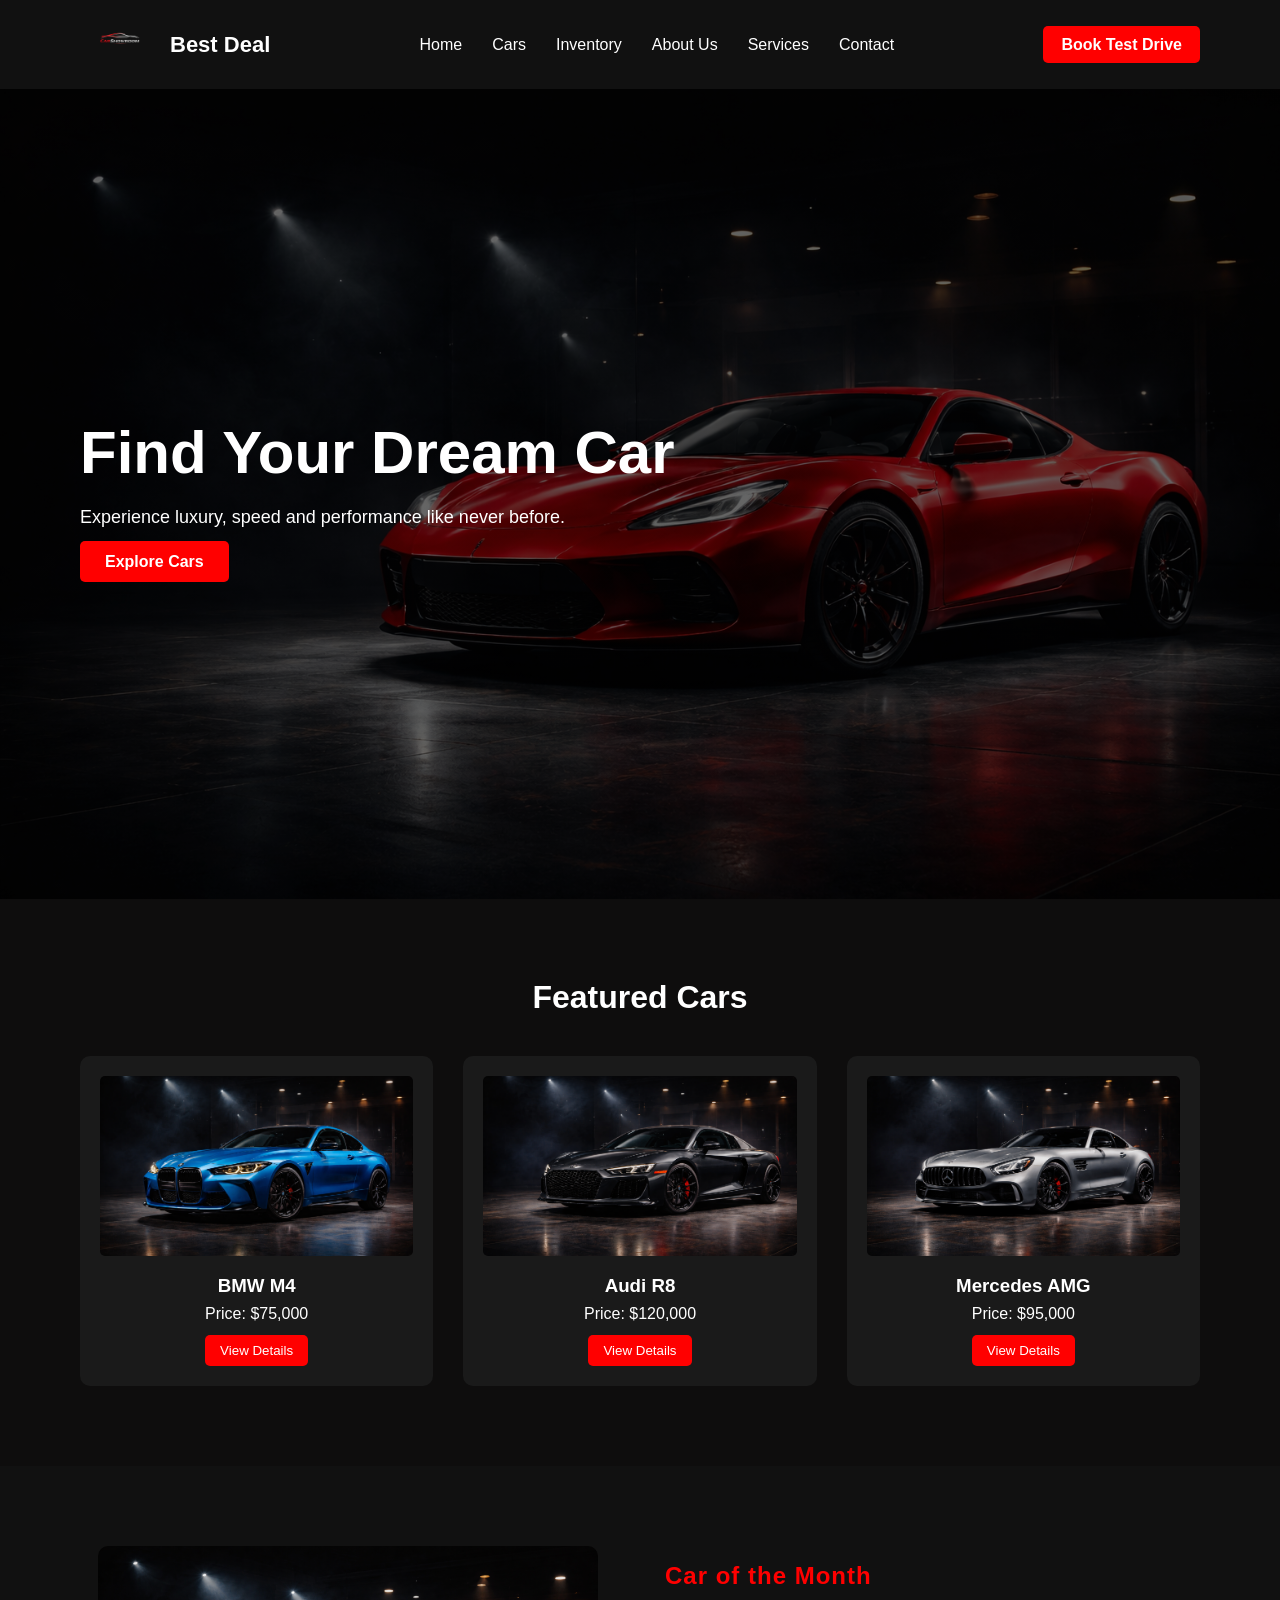
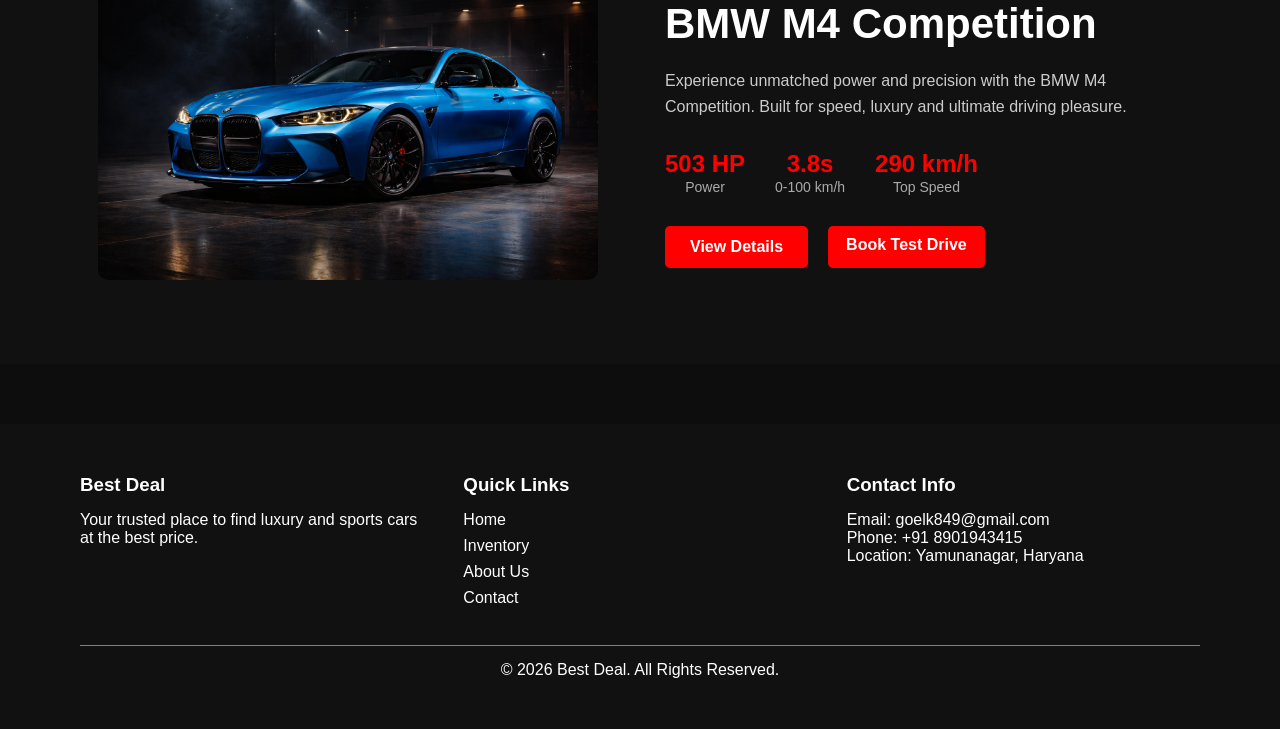
<file: index.html>
<!DOCTYPE html>
<html lang="en">

<head>
    <meta charset="UTF-8">
    <meta name="viewport" content="width=device-width, initial-scale=1.0">
    <title>Best Deal - Luxury Car Dealership</title>
    <link rel="stylesheet" href="css/style.css">
</head>

<body>

    <!-- ================= NAVBAR ================= -->
    <nav class="navbar">
        <div class="logo">
            <a href="index.html">
                <img src="images/logo.png" alt="Best Deal Logo">
            </a>
            <span>Best Deal</span>
        </div>

        <ul class="nav-links">
            <li><a href="index.html" class="active">Home</a></li>
            <li><a href="cars.html">Cars</a></li>
            <li><a href="inventory.html">Inventory</a></li>
            <li><a href="about_us.html">About Us</a></li>
            <li><a href="services.html">Services</a></li>
            <li><a href="contact.html">Contact</a></li>
        </ul>

        <div class="nav-btn">
            <a href="test_drive.html" class="btn">Book Test Drive</a>
        </div>
    </nav>

    <!-- ================= HERO SECTION ================= -->
    <section class="hero">
        <div class="hero-content">
            <h1>Find Your Dream Car</h1>
            <p>Experience luxury, speed and performance like never before.</p>
            <a href="inventory.html" class="hero-btn">Explore Cars</a>
        </div>
    </section>

    <!-- ================= FEATURED CARS ================= -->
    <section class="showcase">
        <h2>Featured Cars</h2>

        <div class="cars">

            <div class="car">
                <img src="images/car1.png" alt="BMW M4">
                <h3>BMW M4</h3>
                <p>Price: $75,000</p>
                <button>View Details</button>
            </div>

            <div class="car">
                <img src="images/car2.png" alt="Audi R8">
                <h3>Audi R8</h3>
                <p>Price: $120,000</p>
                <button>View Details</button>
            </div>

            <div class="car">
                <img src="images/car3.png" alt="Mercedes AMG">
                <h3>Mercedes AMG</h3>
                <p>Price: $95,000</p>
                <button>View Details</button>
            </div>

        </div>

    </section>
    <!-- ================= CAR OF THE MONTH ================= -->
    <section class="featured-car">

        <div class="featured-container">

            <!-- Left Side Image -->
            <div class="featured-image">
                <img src="images/car1.png" alt="BMW M4 Competition">
            </div>

            <!-- Right Side Content -->
            <div class="featured-content">
                <h2>Car of the Month</h2>
                <h1>BMW M4 Competition</h1>

                <p>
                    Experience unmatched power and precision with the BMW M4 Competition.
                    Built for speed, luxury and ultimate driving pleasure.
                </p>

                <!-- Specs -->
                <div class="car-specs">
                    <div class="spec">
                        <h3>503 HP</h3>
                        <span>Power</span>
                    </div>

                    <div class="spec">
                        <h3>3.8s</h3>
                        <span>0-100 km/h</span>
                    </div>

                    <div class="spec">
                        <h3>290 km/h</h3>
                        <span>Top Speed</span>
                    </div>
                </div>

                <!-- Buttons -->
                <div class="featured-buttons">
                    <a href="#" class="hero-btn">View Details</a>
                    <a href="test_drive.html" class="btn">Book Test Drive</a>
                </div>

            </div>

        </div>

    </section>


    <!-- ================= FOOTER ================= -->
    <footer>
        <div class="footer-container">

            <div class="footer-section">
                <h3>Best Deal</h3>
                <p>Your trusted place to find luxury and sports cars at the best price.</p>
            </div>

            <div class="footer-section">
                <h3>Quick Links</h3>
                <ul>
                    <li><a href="index.html">Home</a></li>
                    <li><a href="inventory.html">Inventory</a></li>
                    <li><a href="about_us.html">About Us</a></li>
                    <li><a href="contact.html">Contact</a></li>
                </ul>
            </div>

            <div class="footer-section">
                <h3>Contact Info</h3>
                <p>Email: goelk849@gmail.com</p>
                <p>Phone: +91 8901943415</p>
                <p>Location: Yamunanagar, Haryana</p>
            </div>

        </div>

        <div class="footer-bottom">
            © 2026 Best Deal. All Rights Reserved.
        </div>
    </footer>

</body>

</html>
</file>
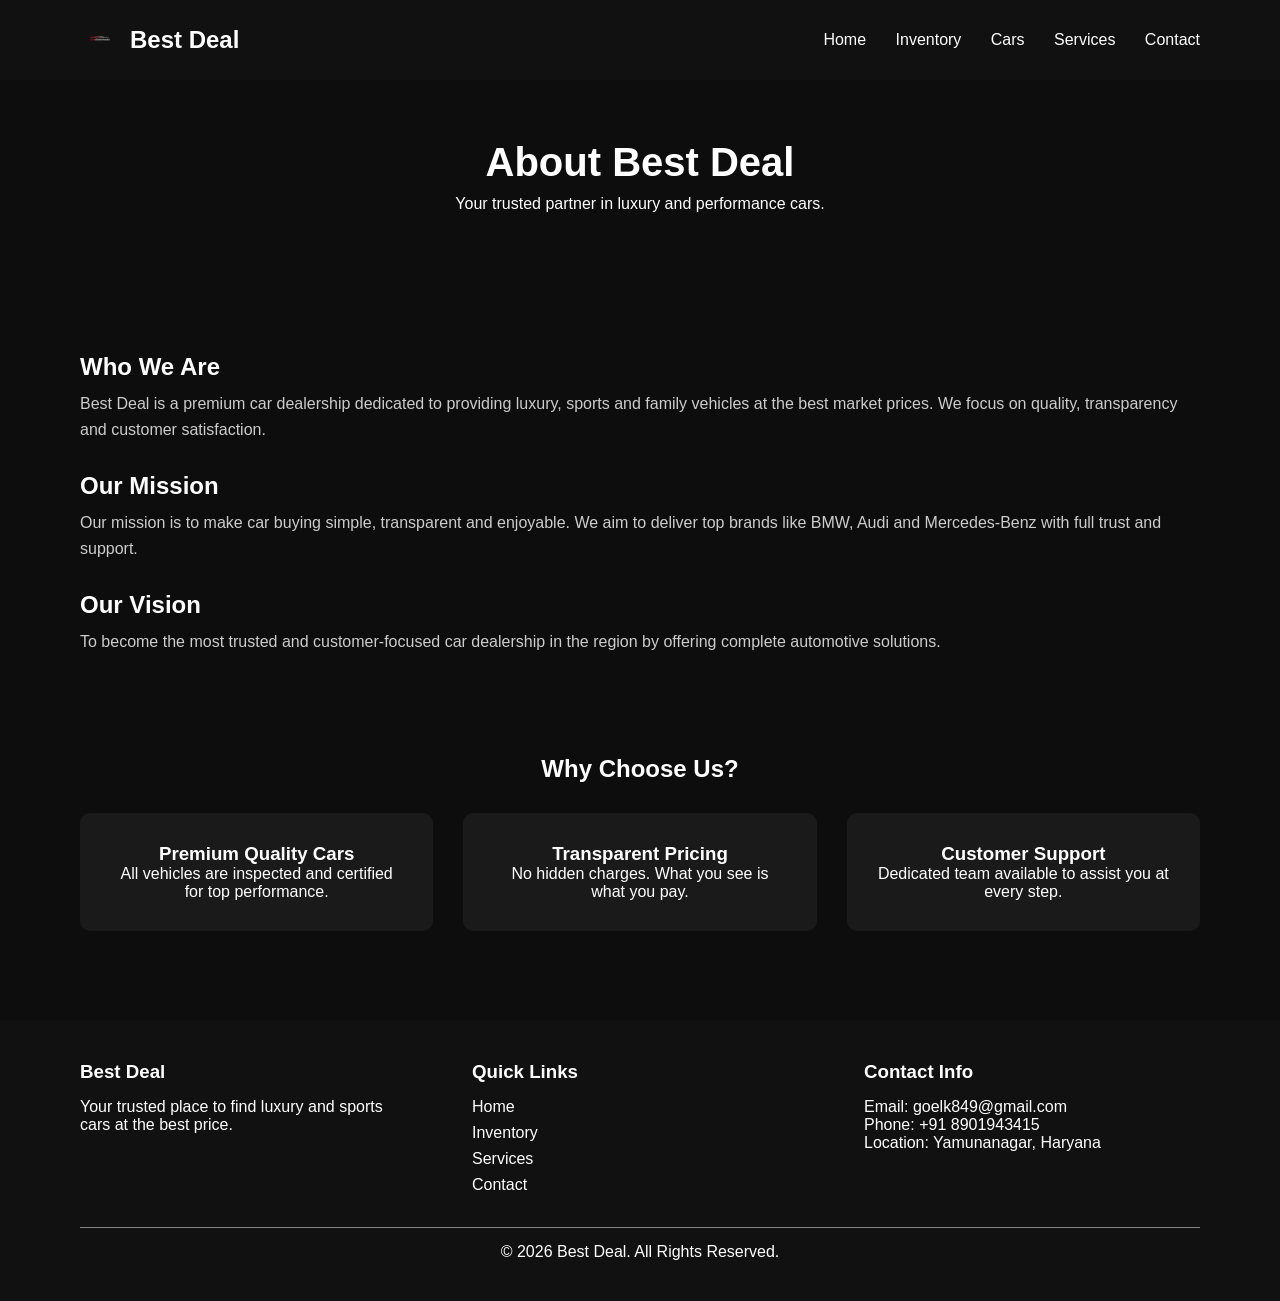
<file: About_us.html>
<!DOCTYPE html>
<html lang="en">

<head>
    <meta charset="UTF-8">
    <title>About Us - Best Deal</title>
    <link rel="stylesheet" href="css/about.css">
</head>

<body>

    <!-- Navbar -->
    <nav>
        <div class="logo">
            <img src="images/logo.png" alt="Best Deal Logo">
            <h2>Best Deal</h2>
        </div>

        <div class="nav-links">
            <a href="index.html">Home</a>
            <a href="inventory.html">Inventory</a>
            <a href="cars.html">Cars</a>
            <a href="services.html">Services</a>
            <a href="contact.html">Contact</a>
        </div>
    </nav>

    <!-- Page Header -->
    <section class="page-header">
        <h1>About Best Deal</h1>
        <p>Your trusted partner in luxury and performance cars.</p>
    </section>

    <!-- About Section -->
    <section class="about-container">

        <div class="about-text">
            <h2>Who We Are</h2>
            <p>
                Best Deal is a premium car dealership dedicated to providing luxury,
                sports and family vehicles at the best market prices.
                We focus on quality, transparency and customer satisfaction.
            </p>

            <h2>Our Mission</h2>
            <p>
                Our mission is to make car buying simple, transparent and enjoyable.
                We aim to deliver top brands like
                BMW, Audi and Mercedes-Benz with full trust and support.
            </p>

            <h2>Our Vision</h2>
            <p>
                To become the most trusted and customer-focused car dealership
                in the region by offering complete automotive solutions.
            </p>
        </div>

    </section>

    <!-- Why Choose Us -->
    <section class="why-us">
        <h2>Why Choose Us?</h2>

        <div class="features">

            <div class="feature-box">
                <h3>Premium Quality Cars</h3>
                <p>All vehicles are inspected and certified for top performance.</p>
            </div>

            <div class="feature-box">
                <h3>Transparent Pricing</h3>
                <p>No hidden charges. What you see is what you pay.</p>
            </div>

            <div class="feature-box">
                <h3>Customer Support</h3>
                <p>Dedicated team available to assist you at every step.</p>
            </div>

        </div>
    </section>

    <!-- Footer -->
    <footer>
        <div class="footer-container">

            <div class="footer-section">
                <h3>Best Deal</h3>
                <p>Your trusted place to find luxury and sports cars at the best price.</p>
            </div>

            <div class="footer-section">
                <h3>Quick Links</h3>
                <ul>
                    <li><a href="index.html">Home</a></li>
                    <li><a href="inventory.html">Inventory</a></li>
                    <li><a href="services.html">Services</a></li>
                    <li><a href="contact.html">Contact</a></li>
                </ul>
            </div>

            <div class="footer-section">
                <h3>Contact Info</h3>
                <p>Email: goelk849@gmail.com</p>
                <p>Phone: +91 8901943415</p>
                <p>Location: Yamunanagar, Haryana</p>
            </div>

        </div>

        <div class="footer-bottom">
            © 2026 Best Deal. All Rights Reserved.
        </div>
    </footer>

</body>

</html>
</file>
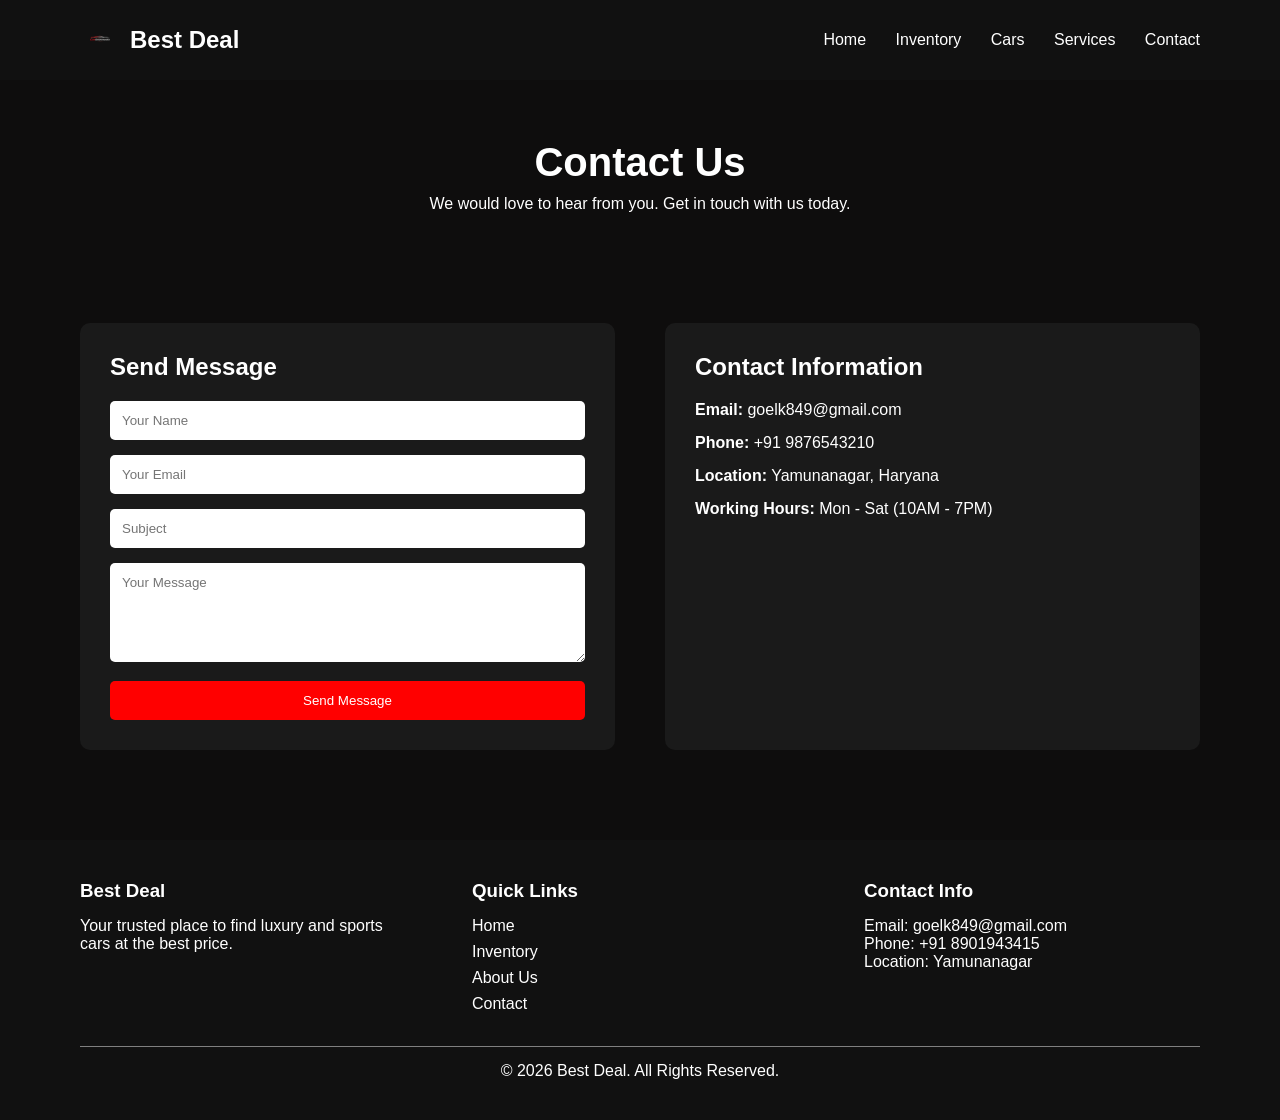
<file: contact.html>
<!DOCTYPE html>
<html lang="en">

<head>
    <meta charset="UTF-8">
    <title>Contact Us - Best Deal</title>
    <link rel="stylesheet" href="css/contact.css">
</head>

<body>

    <!-- Navbar -->
    <nav>
        <div class="logo">
            <img src="images/logo.png" alt="Best Deal Logo">
            <h2>Best Deal</h2>
        </div>

        <div class="nav-links">
            <a href="index.html">Home</a>
            <a href="inventory.html">Inventory</a>
            <a href="cars.html">Cars</a>
            <a href="services.html">Services</a>
            <a href="contact.html">Contact</a>
        </div>
    </nav>

    <!-- Page Header -->
    <section class="page-header">
        <h1>Contact Us</h1>
        <p>We would love to hear from you. Get in touch with us today.</p>
    </section>

    <!-- Contact Section -->
    <section class="contact-container">

        <!-- Contact Form -->
        <div class="contact-form">
            <h2>Send Message</h2>

            <form>
                <input type="text" placeholder="Your Name" required>
                <input type="email" placeholder="Your Email" required>
                <input type="text" placeholder="Subject">
                <textarea rows="5" placeholder="Your Message"></textarea>
                <button type="submit">Send Message</button>
            </form>
        </div>

        <!-- Contact Info -->
        <div class="contact-info">
            <h2>Contact Information</h2>
            <p><strong>Email:</strong> goelk849@gmail.com</p>
            <p><strong>Phone:</strong> +91 9876543210</p>
            <p><strong>Location:</strong> Yamunanagar, Haryana</p>
            <p><strong>Working Hours:</strong> Mon - Sat (10AM - 7PM)</p>
        </div>

    </section>

    <!-- Footer -->
    <footer>
        <div class="footer-container">

            <div class="footer-section">
                <h3>Best Deal</h3>
                <p>Your trusted place to find luxury and sports cars at the best price.</p>
            </div>

            <div class="footer-section">
                <h3>Quick Links</h3>
                <ul>
                    <li><a href="index.html">Home</a></li>
                    <li><a href="inventory.html">Inventory</a></li>
                    <li><a href="About_us.html">About Us</a></li>
                    <li><a href="contact.html">Contact</a></li>
                </ul>
            </div>

            <div class="footer-section">
                <h3>Contact Info</h3>
                <p>Email: goelk849@gmail.com</p>
                <p>Phone: +91 8901943415</p>
                <p>Location: Yamunanagar</p>
            </div>

        </div>

        <div class="footer-bottom">
            © 2026 Best Deal. All Rights Reserved.
        </div>
    </footer>
</body>

</html>
</file>
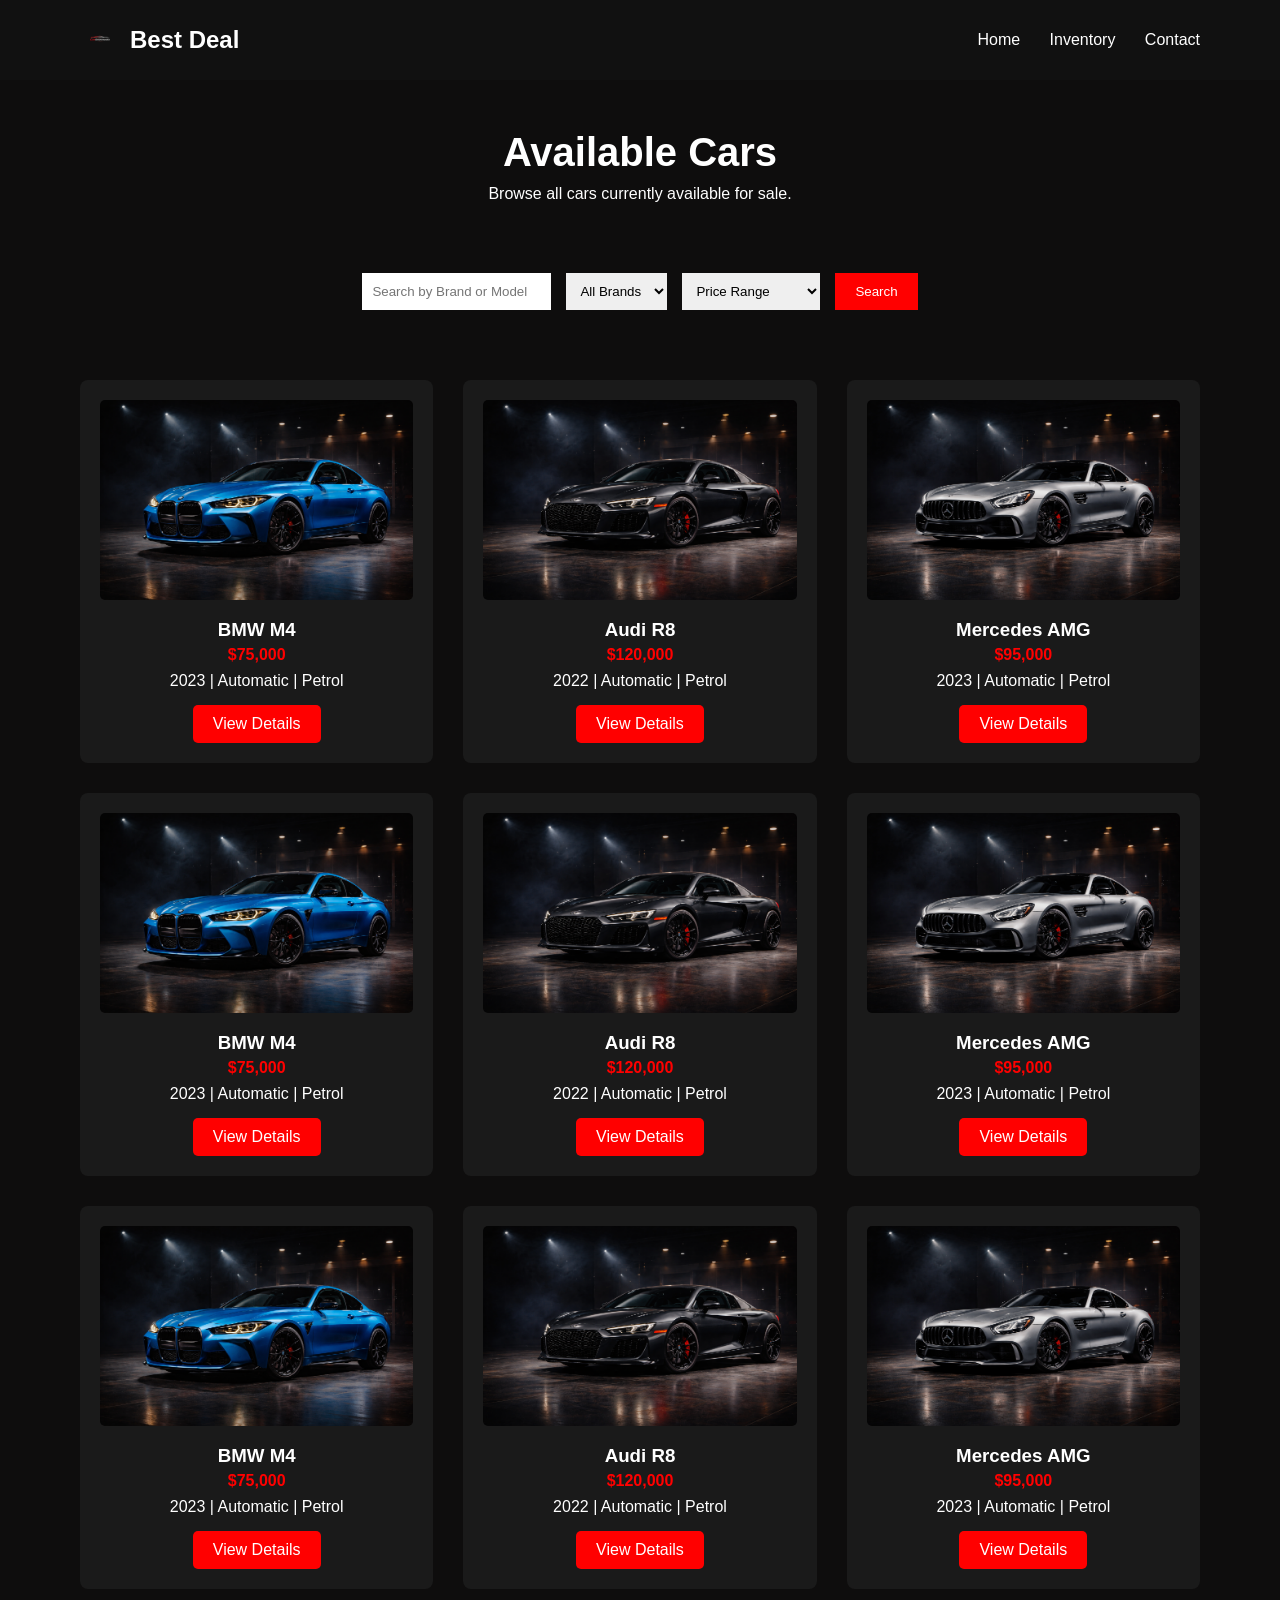
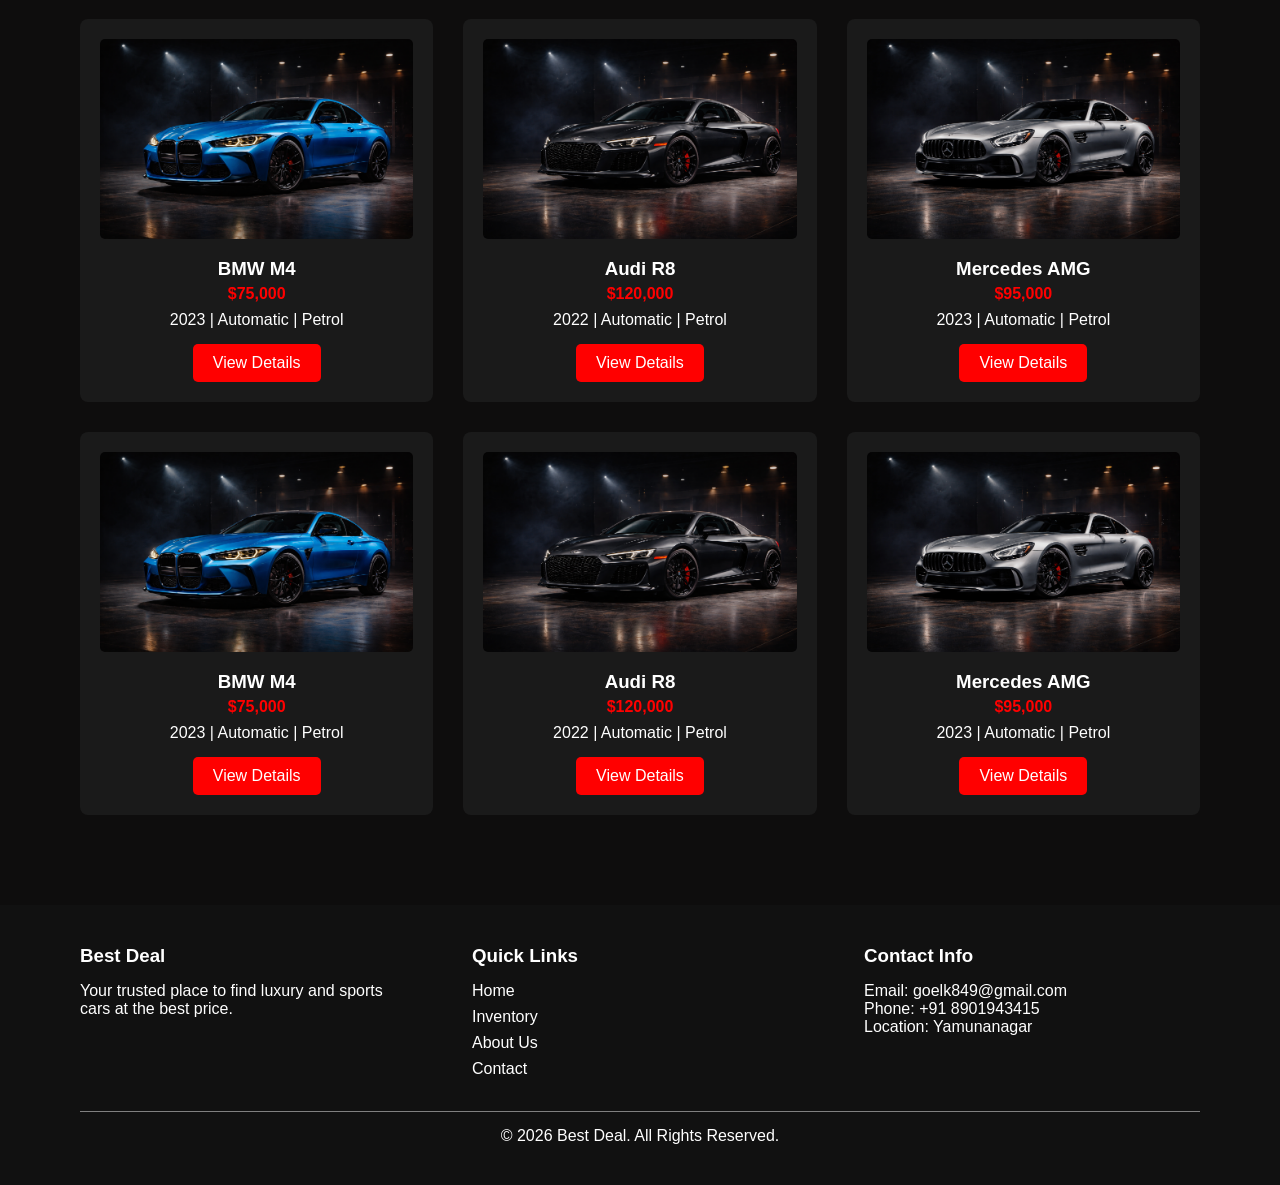
<file: inventory.html>
<!DOCTYPE html>
<html lang="en">

<head>
    <meta charset="UTF-8">
    <title>Inventory - Best Deal</title>
    <link rel="stylesheet" href="inventory.css">
</head>

<body>

    <!-- Navbar -->
    <nav>
        <div class="logo">
            <img src="logo.png" alt="Best Deal Logo">
            <h2>Best Deal</h2>
        </div>

        <div class="nav-links">
            <a href="index.html">Home</a>
            <a href="inventory.html">Inventory</a>
            <a href="contact.html">Contact</a>
        </div>
    </nav>

    <!-- Inventory Heading -->
    <section class="inventory-header">
        <h1>Available Cars</h1>
        <p>Browse all cars currently available for sale.</p>
    </section>

    <!-- Filter Section -->
    <section class="filter-section">
        <input type="text" placeholder="Search by Brand or Model">
        <select>
            <option>All Brands</option>
            <option>BMW</option>
            <option>Audi</option>
            <option>Mercedes</option>
        </select>

        <select>
            <option>Price Range</option>
            <option>Under $50,000</option>
            <option>Under $100,000</option>
            <option>Above $100,000</option>
        </select>

        <button>Search</button>
    </section>

    <!-- Cars Grid -->
    <section class="cars-grid">

        <!-- Car Card 1 -->
        <div class="car-card">
            <img src="car1.png" alt="BMW M4">
            <h3>BMW M4</h3>
            <p class="price">$75,000</p>
            <p>2023 | Automatic | Petrol</p>
            <a href="#" class="details-btn">View Details</a>
        </div>

        <!-- Car Card 2 -->
        <div class="car-card">
            <img src="car2.png" alt="Audi R8">
            <h3>Audi R8</h3>
            <p class="price">$120,000</p>
            <p>2022 | Automatic | Petrol</p>
            <a href="#" class="details-btn">View Details</a>
        </div>

        <!-- Car Card 3 -->
        <div class="car-card">
            <img src="car3.png" alt="Mercedes AMG">
            <h3>Mercedes AMG</h3>
            <p class="price">$95,000</p>
            <p>2023 | Automatic | Petrol</p>
            <a href="#" class="details-btn">View Details</a>
        </div>
        <!-- Car Card 1 -->
        <div class="car-card">
            <img src="car1.png" alt="BMW M4">
            <h3>BMW M4</h3>
            <p class="price">$75,000</p>
            <p>2023 | Automatic | Petrol</p>
            <a href="#" class="details-btn">View Details</a>
        </div>

        <!-- Car Card 2 -->
        <div class="car-card">
            <img src="car2.png" alt="Audi R8">
            <h3>Audi R8</h3>
            <p class="price">$120,000</p>
            <p>2022 | Automatic | Petrol</p>
            <a href="#" class="details-btn">View Details</a>
        </div>

        <!-- Car Card 3 -->
        <div class="car-card">
            <img src="car3.png" alt="Mercedes AMG">
            <h3>Mercedes AMG</h3>
            <p class="price">$95,000</p>
            <p>2023 | Automatic | Petrol</p>
            <a href="#" class="details-btn">View Details</a>
        </div>

        <!-- Car Card 1 -->
        <div class="car-card">
            <img src="car1.png" alt="BMW M4">
            <h3>BMW M4</h3>
            <p class="price">$75,000</p>
            <p>2023 | Automatic | Petrol</p>
            <a href="#" class="details-btn">View Details</a>
        </div>

        <!-- Car Card 2 -->
        <div class="car-card">
            <img src="car2.png" alt="Audi R8">
            <h3>Audi R8</h3>
            <p class="price">$120,000</p>
            <p>2022 | Automatic | Petrol</p>
            <a href="#" class="details-btn">View Details</a>
        </div>

        <!-- Car Card 3 -->
        <div class="car-card">
            <img src="car3.png" alt="Mercedes AMG">
            <h3>Mercedes AMG</h3>
            <p class="price">$95,000</p>
            <p>2023 | Automatic | Petrol</p>
            <a href="#" class="details-btn">View Details</a>
        </div>

        <!-- Car Card 1 -->
        <div class="car-card">
            <img src="car1.png" alt="BMW M4">
            <h3>BMW M4</h3>
            <p class="price">$75,000</p>
            <p>2023 | Automatic | Petrol</p>
            <a href="#" class="details-btn">View Details</a>
        </div>

        <!-- Car Card 2 -->
        <div class="car-card">
            <img src="car2.png" alt="Audi R8">
            <h3>Audi R8</h3>
            <p class="price">$120,000</p>
            <p>2022 | Automatic | Petrol</p>
            <a href="#" class="details-btn">View Details</a>
        </div>

        <!-- Car Card 3 -->
        <div class="car-card">
            <img src="car3.png" alt="Mercedes AMG">
            <h3>Mercedes AMG</h3>
            <p class="price">$95,000</p>
            <p>2023 | Automatic | Petrol</p>
            <a href="#" class="details-btn">View Details</a>
        </div>

        <!-- Car Card 1 -->
        <div class="car-card">
            <img src="car1.png" alt="BMW M4">
            <h3>BMW M4</h3>
            <p class="price">$75,000</p>
            <p>2023 | Automatic | Petrol</p>
            <a href="#" class="details-btn">View Details</a>
        </div>

        <!-- Car Card 2 -->
        <div class="car-card">
            <img src="car2.png" alt="Audi R8">
            <h3>Audi R8</h3>
            <p class="price">$120,000</p>
            <p>2022 | Automatic | Petrol</p>
            <a href="#" class="details-btn">View Details</a>
        </div>

        <!-- Car Card 3 -->
        <div class="car-card">
            <img src="car3.png" alt="Mercedes AMG">
            <h3>Mercedes AMG</h3>
            <p class="price">$95,000</p>
            <p>2023 | Automatic | Petrol</p>
            <a href="#" class="details-btn">View Details</a>
        </div>


    </section>

    <!-- Footer -->
    <footer>
        <div class="footer-container">

            <div class="footer-section">
                <h3>Best Deal</h3>
                <p>Your trusted place to find luxury and sports cars at the best price.</p>
            </div>

            <div class="footer-section">
                <h3>Quick Links</h3>
                <ul>
                    <li><a href="index.html">Home</a></li>
                    <li><a href="inventory.html">Inventory</a></li>
                    <li><a href="About_us.html">About Us</a></li>
                    <li><a href="contact.html">Contact</a></li>
                </ul>
            </div>

            <div class="footer-section">
                <h3>Contact Info</h3>
                <p>Email: goelk849@gmail.com</p>
                <p>Phone: +91 8901943415</p>
                <p>Location: Yamunanagar</p>
            </div>

        </div>

        <div class="footer-bottom">
            © 2026 Best Deal. All Rights Reserved.
        </div>
    </footer>

</body>

</html>
</file>
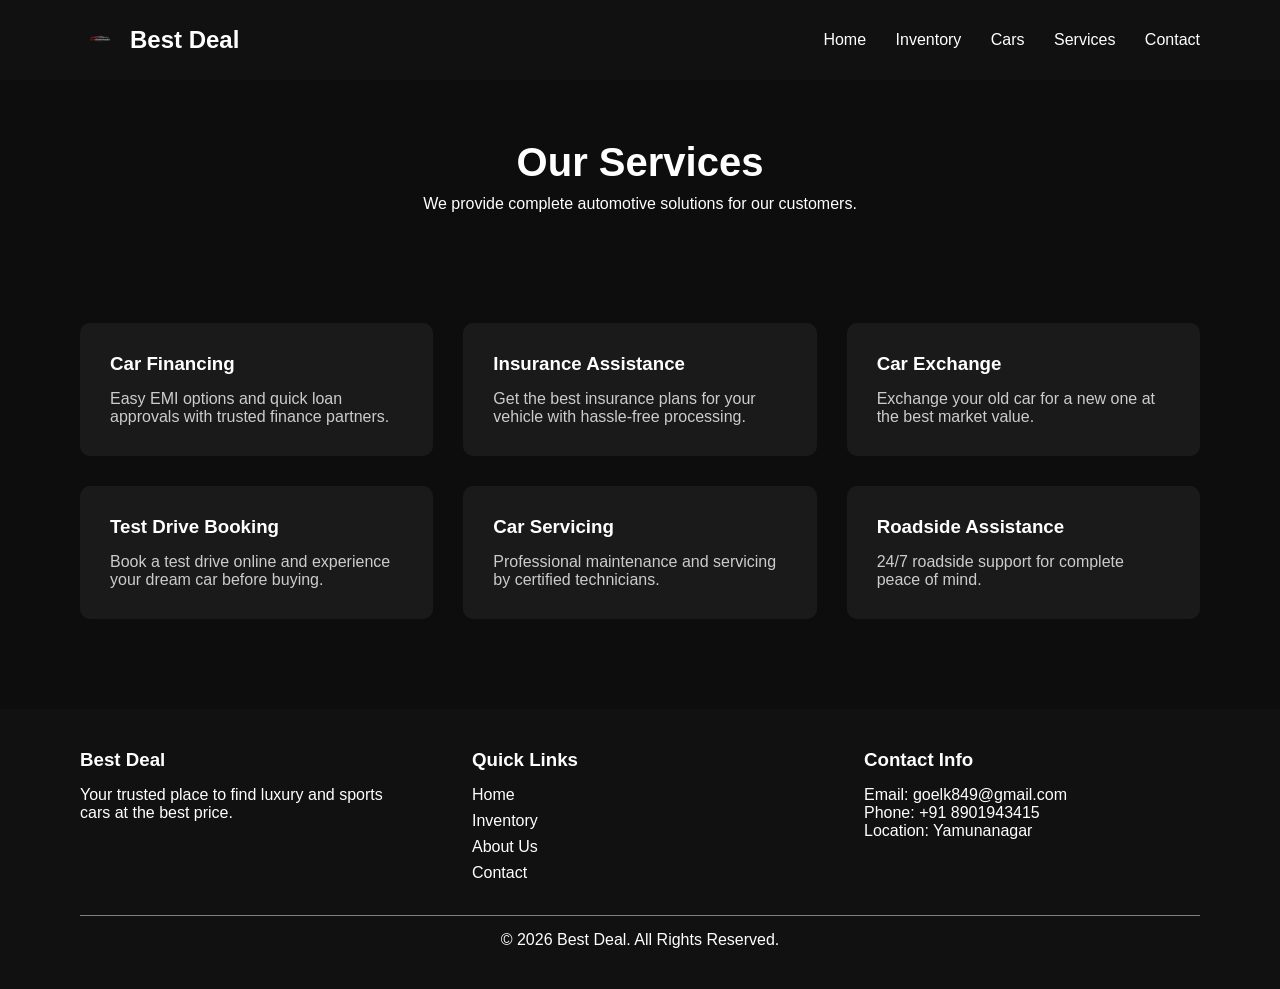
<file: services.html>
<!DOCTYPE html>
<html lang="en">

<head>
    <meta charset="UTF-8">
    <title>Services - Best Deal</title>
    <link rel="stylesheet" href="css/services.css">
</head>

<body>

    <!-- Navbar -->
    <nav>
        <div class="logo">
            <img src="images/logo.png" alt="Best Deal Logo">
            <h2>Best Deal</h2>
        </div>

        <div class="nav-links">
            <a href="index.html">Home</a>
            <a href="inventory.html">Inventory</a>
            <a href="cars.html">Cars</a>
            <a href="services.html">Services</a>
            <a href="contact.html">Contact</a>
        </div>
    </nav>

    <!-- Page Header -->
    <section class="page-header">
        <h1>Our Services</h1>
        <p>We provide complete automotive solutions for our customers.</p>
    </section>

    <!-- Services Section -->
    <section class="services-container">

        <div class="service-card">
            <h3>Car Financing</h3>
            <p>Easy EMI options and quick loan approvals with trusted finance partners.</p>
        </div>

        <div class="service-card">
            <h3>Insurance Assistance</h3>
            <p>Get the best insurance plans for your vehicle with hassle-free processing.</p>
        </div>

        <div class="service-card">
            <h3>Car Exchange</h3>
            <p>Exchange your old car for a new one at the best market value.</p>
        </div>

        <div class="service-card">
            <h3>Test Drive Booking</h3>
            <p>Book a test drive online and experience your dream car before buying.</p>
        </div>

        <div class="service-card">
            <h3>Car Servicing</h3>
            <p>Professional maintenance and servicing by certified technicians.</p>
        </div>

        <div class="service-card">
            <h3>Roadside Assistance</h3>
            <p>24/7 roadside support for complete peace of mind.</p>
        </div>

    </section>



    <!-- Footer -->
    <footer>
        <div class="footer-container">

            <div class="footer-section">
                <h3>Best Deal</h3>
                <p>Your trusted place to find luxury and sports cars at the best price.</p>
            </div>

            <div class="footer-section">
                <h3>Quick Links</h3>
                <ul>
                    <li><a href="index.html">Home</a></li>
                    <li><a href="inventory.html">Inventory</a></li>
                    <li><a href="About_us.html">About Us</a></li>
                    <li><a href="contact.html">Contact</a></li>
                </ul>
            </div>

            <div class="footer-section">
                <h3>Contact Info</h3>
                <p>Email: goelk849@gmail.com</p>
                <p>Phone: +91 8901943415</p>
                <p>Location: Yamunanagar</p>
            </div>

        </div>

        <div class="footer-bottom">
            © 2026 Best Deal. All Rights Reserved.
        </div>
    </footer>

</body>

</html>
</file>
<file: css/style.css>
/* ================= RESET ================= */
*{
    margin:0;
    padding:0;
    box-sizing:border-box;
    font-family: Arial, Helvetica, sans-serif;
}

body{
    background:#0e0d0d;
    color:white;
    scroll-behavior:smooth;
}

/* ================= NAVBAR ================= */
.navbar{
    display:flex;
    justify-content:space-between;
    align-items:center;
    padding:15px 80px;
    background:#111;
    position:sticky;
    top:0;
    z-index:1000;
}

/* Logo */
.logo{
    display:flex;
    align-items:center;
    gap:10px;
    font-size:22px;
    font-weight:bold;
}

.logo img{
    width:80px;
}

/* Nav Links */
.nav-links{
    display:flex;
    list-style:none;
    gap:30px;
}

.nav-links a{
    text-decoration:none;
    color:white;
    position:relative;
    transition:0.3s;
}

/* Underline Animation */
.nav-links a::after{
    content:"";
    position:absolute;
    left:0;
    bottom:-5px;
    width:0%;
    height:2px;
    background:red;
    transition:0.3s;
}

.nav-links a:hover::after{
    width:100%;
}

.nav-links a:hover{
    color:red;
}

/* Button */
.btn{
    background:red;
    color:white;
    padding:10px 18px;
    text-decoration:none;
    font-weight:bold;
    border-radius:5px;
    transition:0.3s;
}

.btn:hover{
    background:darkred;
    transform:scale(1.05);
}

/* ================= HERO SECTION ================= */
.hero{
    height:90vh;
    background:linear-gradient(rgba(0,0,0,0.6), rgba(0,0,0,0.6)),
               url("../images/BG.png");
    background-size:cover;
    background-position:center;
    display:flex;
    align-items:center;
    padding-left:80px;
}

/* Fade In Animation */
.hero-content{
    animation:fadeIn 1.5s ease-in-out;
}

@keyframes fadeIn{
    from{
        opacity:0;
        transform:translateY(40px);
    }
    to{
        opacity:1;
        transform:translateY(0);
    }
}

.hero-content h1{
    font-size:60px;
    margin-bottom:20px;
}

.hero-content p{
    font-size:18px;
    margin-bottom:25px;
    max-width:500px;
}

.hero-btn{
    background:red;
    color:white;
    padding:12px 25px;
    text-decoration:none;
    font-weight:bold;
    border-radius:5px;
    transition:0.3s;
}

.hero-btn:hover{
    background:darkred;
    transform:translateY(-3px);
}

/* ================= SHOWCASE ================= */
.showcase{
    padding:80px;
    text-align:center;
}

.showcase h2{
    margin-bottom:40px;
    font-size:32px;
}

/* Cars Grid */
.cars{
    display:grid;
    grid-template-columns:repeat(auto-fit,minmax(280px,1fr));
    gap:30px;
}

/* Car Card */
.car{
    background:#1a1a1a;
    padding:20px;
    border-radius:10px;
    transition:0.4s;
}

.car img{
    width:100%;
    height:180px;
    object-fit:cover;
    border-radius:5px;
}

.car h3{
    margin-top:15px;
}

.car p{
    margin-top:8px;
}

.car button{
    background:red;
    color:white;
    padding:8px 15px;
    border:none;
    margin-top:12px;
    cursor:pointer;
    border-radius:5px;
    transition:0.3s;
}

.car button:hover{
    background:darkred;
}

/* Hover 3D Effect */
.car:hover{
    transform:translateY(-10px);
    box-shadow:0 15px 25px rgba(255,0,0,0.4);
}

/* ================= FOOTER ================= */
footer{
    background:#111;
    padding:50px 80px;
    margin-top:60px;
}

.footer-container{
    display:flex;
    justify-content:space-between;
    flex-wrap:wrap;
    gap:30px;
}

.footer-section{
    flex:1;
    min-width:250px;
}

.footer-section h3{
    margin-bottom:15px;
}

.footer-section ul{
    list-style:none;
}

.footer-section ul li{
    margin-bottom:8px;
}

.footer-section ul li a{
    text-decoration:none;
    color:white;
    transition:0.3s;
}

.footer-section ul li a:hover{
    color:red;
}

.footer-bottom{
    text-align:center;
    margin-top:30px;
    border-top:1px solid gray;
    padding-top:15px;
}

/* ================= RESPONSIVE ================= */
@media(max-width:992px){
    .navbar{
        padding:15px 40px;
    }

    .hero{
        padding-left:40px;
    }
}

@media(max-width:768px){
    .navbar{
        flex-direction:column;
        gap:15px;
        padding:15px 20px;
    }

    .nav-links{
        flex-direction:column;
        gap:15px;
        align-items:center;
    }

    .hero{
        padding:20px;
        text-align:center;
        justify-content:center;
    }

    .hero-content h1{
        font-size:38px;
    }

    .showcase{
        padding:40px 20px;
    }

    footer{
        padding:40px 20px;
    }
}
/* ================= CAR OF THE MONTH ================= */

.featured-car{
    padding:80px;
    background:#111;
}

/* Container Layout */
.featured-container{
    display:flex;
    align-items:center;
    justify-content:space-between;
    gap:50px;
    flex-wrap:wrap;
}

/* Image Side */
.featured-image{
    flex:1;
    text-align:center;
}

.featured-image img{
    width:100%;
    max-width:500px;
    border-radius:10px;
    transition:0.5s;
}

/* Image Hover Effect */
.featured-image img:hover{
    transform:scale(1.05);
    box-shadow:0 15px 30px rgba(255,0,0,0.4);
}

/* Content Side */
.featured-content{
    flex:1;
    animation:fadeInRight 1.2s ease-in-out;
}

.featured-content h2{
    color:red;
    margin-bottom:10px;
    letter-spacing:1px;
}

.featured-content h1{
    font-size:42px;
    margin-bottom:20px;
}

.featured-content p{
    color:#ccc;
    margin-bottom:30px;
    line-height:1.6;
}

/* Specs */
.car-specs{
    display:flex;
    gap:30px;
    margin-bottom:30px;
}

.spec{
    text-align:center;
}

.spec h3{
    font-size:24px;
    color:red;
}

.spec span{
    font-size:14px;
    color:#aaa;
}

/* Buttons */
.featured-buttons{
    display:flex;
    gap:20px;
}

/* Animation */
@keyframes fadeInRight{
    from{
        opacity:0;
        transform:translateX(50px);
    }
    to{
        opacity:1;
        transform:translateX(0);
    }
}

/* ================= RESPONSIVE ================= */

@media(max-width:992px){
    .featured-car{
        padding:60px 40px;
    }
}

@media(max-width:768px){
    .featured-container{
        flex-direction:column;
        text-align:center;
    }

    .car-specs{
        justify-content:center;
        flex-wrap:wrap;
    }

    .featured-buttons{
        justify-content:center;
        flex-wrap:wrap;
    }

    .featured-content h1{
        font-size:32px;
    }
}
</file>
<file: css/about.css>
/* Reset */
*{
    margin:0;
    padding:0;
    box-sizing:border-box;
    font-family: Arial, Helvetica, sans-serif;
}

body{
    background:#0e0d0d;
    color:white;
}

/* Navbar */
nav{
    display:flex;
    justify-content:space-between;
    align-items:center;
    padding:20px 80px;
    background:#111;
}

.nav-links a{
    margin-left:25px;
    text-decoration:none;
    color:white;
    transition:0.3s;
}

.nav-links a:hover{
    color:red;
}

/* Header */
.page-header{
    text-align:center;
    padding:60px 20px;
}

.page-header h1{
    font-size:40px;
    margin-bottom:10px;
}

/* About Section */
.about-container{
    padding:50px 80px;
}

.about-text h2{
    margin-top:30px;
    margin-bottom:10px;
}

.about-text p{
    color:#ccc;
    line-height:1.6;
}

/* Why Us */
.why-us{
    padding:50px 80px;
    text-align:center;
}

.features{
    display:grid;
    grid-template-columns:repeat(auto-fit,minmax(250px,1fr));
    gap:30px;
    margin-top:30px;
}

.feature-box{
    background:#1a1a1a;
    padding:30px;
    border-radius:10px;
    transition:0.3s;
}

.feature-box:hover{
    transform:translateY(-10px);
    box-shadow:0 0 20px red;
}

/* Footer */
footer{
    background:#111;
    padding:40px 80px;
    margin-top:40px;
}

.footer-container{
    display:flex;
    justify-content:space-between;
    flex-wrap:wrap;
}

.footer-section{
    width:30%;
}

.footer-section h3{
    margin-bottom:15px;
}

.footer-section ul{
    list-style:none;
}

.footer-section ul li{
    margin-bottom:8px;
}

.footer-section ul li a{
    text-decoration:none;
    color:white;
}

.footer-bottom{
    text-align:center;
    margin-top:25px;
    border-top:1px solid gray;
    padding-top:15px;
}

/* Responsive */
@media(max-width:768px){
    nav{
        flex-direction:column;
        gap:15px;
    }

    .about-container,
    .why-us,
    footer{
        padding:30px 20px;
    }

    .footer-section{
        width:100%;
        margin-bottom:20px;
    }
}
.logo{
    display:flex;
    align-items:center;
    gap:10px;
}

.logo img{
    width:40px;
    height:40px;
    object-fit:contain;
}
</file>
<file: css/contact.css>
/* Reset */
*{
    margin:0;
    padding:0;
    box-sizing:border-box;
    font-family: Arial, Helvetica, sans-serif;
}

body{
    background:#0e0d0d;
    color:white;
}

/* Navbar */
nav{
    display:flex;
    justify-content:space-between;
    align-items:center;
    padding:20px 80px;
    background:#111;
}

.nav-links a{
    margin-left:25px;
    text-decoration:none;
    color:white;
    transition:0.3s;
}

.nav-links a:hover{
    color:red;
}

/* Header */
.page-header{
    text-align:center;
    padding:60px 20px;
}

.page-header h1{
    font-size:40px;
    margin-bottom:10px;
}

/* Contact Section */
.contact-container{
    display:flex;
    justify-content:space-between;
    padding:50px 80px;
    gap:50px;
    flex-wrap:wrap;
}

/* Contact Form */
.contact-form{
    flex:1;
    background:#1a1a1a;
    padding:30px;
    border-radius:10px;
}

.contact-form h2{
    margin-bottom:20px;
}

.contact-form input,
.contact-form textarea{
    width:100%;
    padding:12px;
    margin-bottom:15px;
    border:none;
    outline:none;
    border-radius:5px;
}

.contact-form button{
    width:100%;
    padding:12px;
    background:red;
    color:white;
    border:none;
    border-radius:5px;
    cursor:pointer;
    transition:0.3s;
}

.contact-form button:hover{
    background:darkred;
}

/* Contact Info */
.contact-info{
    flex:1;
    background:#1a1a1a;
    padding:30px;
    border-radius:10px;
}

.contact-info h2{
    margin-bottom:20px;
}

.contact-info p{
    margin-bottom:15px;
}

/* Responsive */
@media(max-width:768px){
    nav{
        flex-direction:column;
        gap:15px;
    }

    .contact-container{
        padding:30px 20px;
        flex-direction:column;
    }
}

footer{
    background-color: #111;
    padding: 40px 80px;
    margin-top: 40px;
}

.footer-container{
    display: flex;
    justify-content: space-between;
}

.footer-section{
    width: 30%;
}

.footer-section h3{
    margin-bottom: 15px;
}

.footer-section ul{
    list-style: none;
}

.footer-section ul li{
    margin-bottom: 8px;
}

.footer-section ul li a{
    text-decoration: none;
    color: white;
}

.footer-bottom{
    text-align: center;
    margin-top: 25px;
    border-top: 1px solid gray;
    padding-top: 15px;
}
.logo{
    display:flex;
    align-items:center;
    gap:10px;
}

.logo img{
    width:40px;
    height:40px;
    object-fit:contain;
}
</file>
<file: inventory.css>
/* Reset */
*{
    margin:0;
    padding:0;
    box-sizing:border-box;
    font-family: Arial, Helvetica, sans-serif;
}

body{
    background-color:#0e0d0d;
    color:white;
}

/* Navbar */
nav{
    display:flex;
    justify-content:space-between;
    align-items:center;
    padding:20px 80px;
    background:#111;
}

.nav-links a{
    margin-left:25px;
    text-decoration:none;
    color:white;
    transition:0.3s;
}

.nav-links a:hover{
    color:red;
}

/* Header */
.inventory-header{
    text-align:center;
    padding:50px 20px;
}

.inventory-header h1{
    font-size:40px;
    margin-bottom:10px;
}

/* Filter */
.filter-section{
    display:flex;
    justify-content:center;
    gap:15px;
    padding:20px;
    flex-wrap:wrap;
}

.filter-section input,
.filter-section select{
    padding:10px;
    border:none;
    outline:none;
}

.filter-section button{
    background:red;
    color:white;
    padding:10px 20px;
    border:none;
    cursor:pointer;
}

/* Cars Grid */
.cars-grid{
    display:grid;
    grid-template-columns:repeat(auto-fit, minmax(280px,1fr));
    gap:30px;
    padding:50px 80px;
}

/* Car Card */
.car-card{
    background:#1a1a1a;
    padding:20px;
    border-radius:8px;
    text-align:center;
    transition:0.3s;
}

.car-card img{
    width:100%;
    height:200px;
    object-fit:cover;
    border-radius:5px;
}

.car-card h3{
    margin:15px 0 5px;
}

.price{
    color:red;
    font-weight:bold;
    margin-bottom:8px;
}

.details-btn{
    display:inline-block;
    margin-top:15px;
    padding:10px 20px;
    background:red;
    color:white;
    text-decoration:none;
    border-radius:5px;
    transition:0.3s;
}

.details-btn:hover{
    background:darkred;
}

.car-card:hover{
    transform:translateY(-10px);
    box-shadow:0 0 20px red;
}

/* Responsive */
@media(max-width:768px){
    nav{
        flex-direction:column;
        gap:15px;
    }

    .cars-grid{
        padding:20px;
    }
}
footer{
    background-color: #111;
    padding: 40px 80px;
    margin-top: 40px;
}

.footer-container{
    display: flex;
    justify-content: space-between;
}

.footer-section{
    width: 30%;
}

.footer-section h3{
    margin-bottom: 15px;
}

.footer-section ul{
    list-style: none;
}

.footer-section ul li{
    margin-bottom: 8px;
}

.footer-section ul li a{
    text-decoration: none;
    color: white;
}

.footer-bottom{
    text-align: center;
    margin-top: 25px;
    border-top: 1px solid gray;
    padding-top: 15px;
}
.logo{
    display:flex;
    align-items:center;
    gap:10px;
}

.logo img{
    width:40px;
    height:40px;
    object-fit:contain;
}
</file>
<file: css/services.css>
/* Reset */
*{
    margin:0;
    padding:0;
    box-sizing:border-box;
    font-family: Arial, Helvetica, sans-serif;
}

body{
    background:#0e0d0d;
    color:white;
}

/* Navbar */
nav{
    display:flex;
    justify-content:space-between;
    align-items:center;
    padding:20px 80px;
    background:#111;
}

.nav-links a{
    margin-left:25px;
    text-decoration:none;
    color:white;
    transition:0.3s;
}

.nav-links a:hover{
    color:red;
}

/* Page Header */
.page-header{
    text-align:center;
    padding:60px 20px;
}

.page-header h1{
    font-size:40px;
    margin-bottom:10px;
}

/* Services Section */
.services-container{
    display:grid;
    grid-template-columns:repeat(auto-fit, minmax(280px,1fr));
    gap:30px;
    padding:50px 80px;
}

.service-card{
    background:#1a1a1a;
    padding:30px;
    border-radius:10px;
    transition:0.3s;
}

.service-card h3{
    margin-bottom:15px;
}

.service-card p{
    color:#ccc;
}

.service-card:hover{
    transform:translateY(-10px);
    box-shadow:0 0 20px red;
}

/* Responsive */
@media(max-width:768px){
    nav{
        flex-direction:column;
        gap:15px;
    }

    .services-container{
        padding:30px 20px;
    }
}

footer{
    background-color: #111;
    padding: 40px 80px;
    margin-top: 40px;
}

.footer-container{
    display: flex;
    justify-content: space-between;
}

.footer-section{
    width: 30%;
}

.footer-section h3{
    margin-bottom: 15px;
}

.footer-section ul{
    list-style: none;
}

.footer-section ul li{
    margin-bottom: 8px;
}

.footer-section ul li a{
    text-decoration: none;
    color: white;
}

.footer-bottom{
    text-align: center;
    margin-top: 25px;
    border-top: 1px solid gray;
    padding-top: 15px;
}
.logo{
    display:flex;
    align-items:center;
    gap:10px;
}

.logo img{
    width:40px;
    height:40px;
    object-fit:contain;
}
</file>
